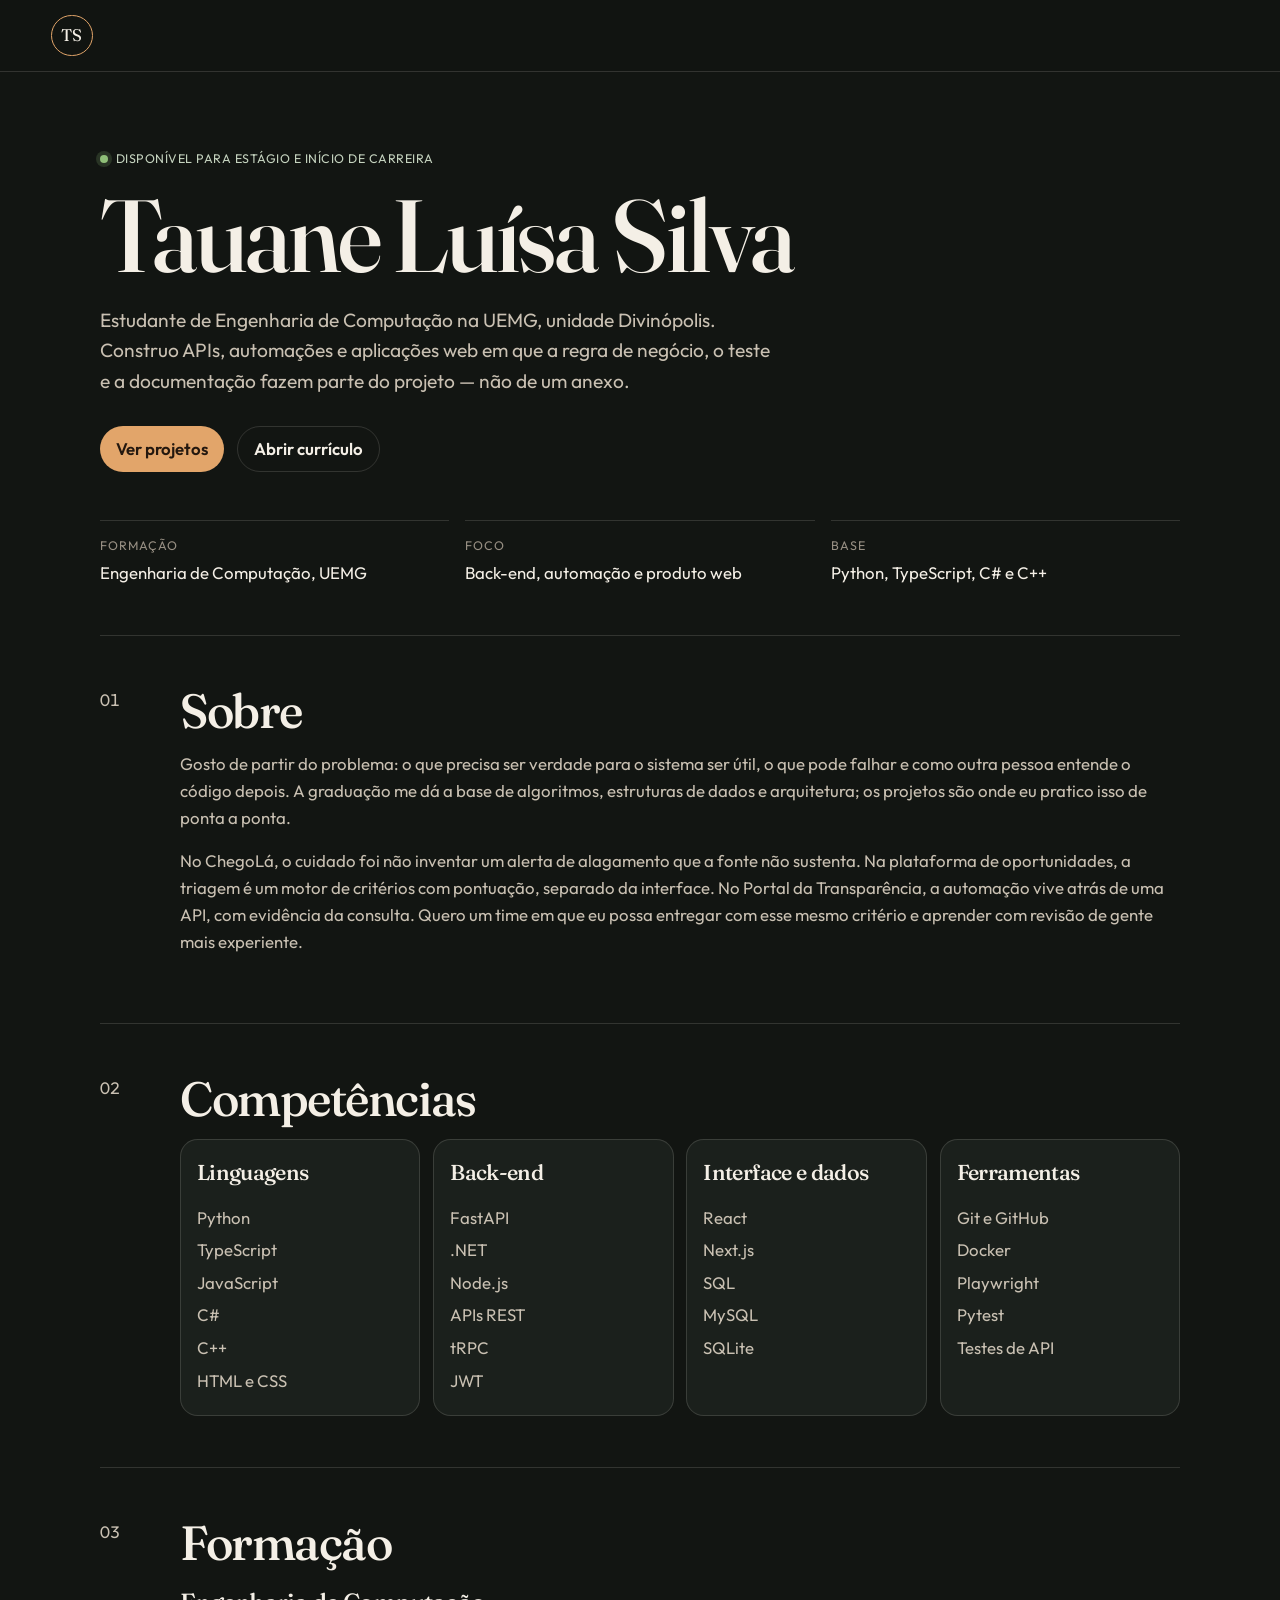
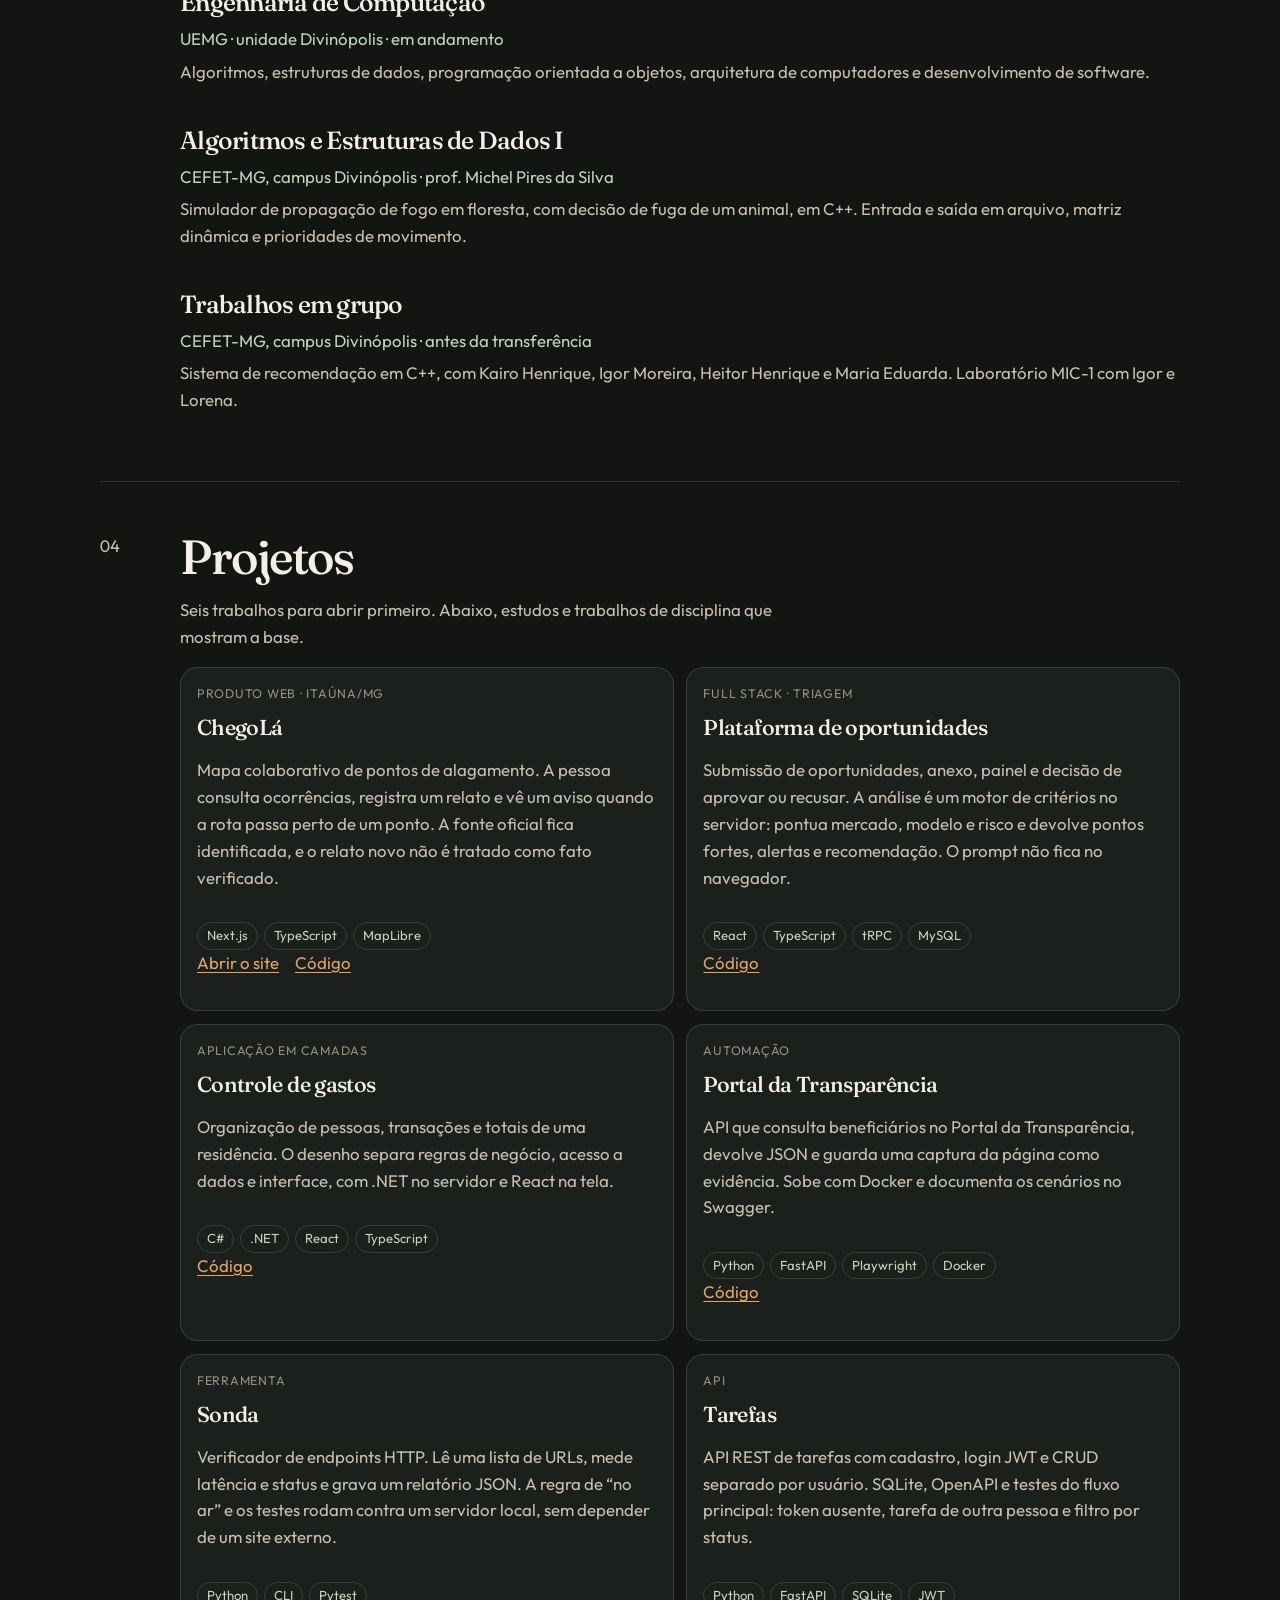
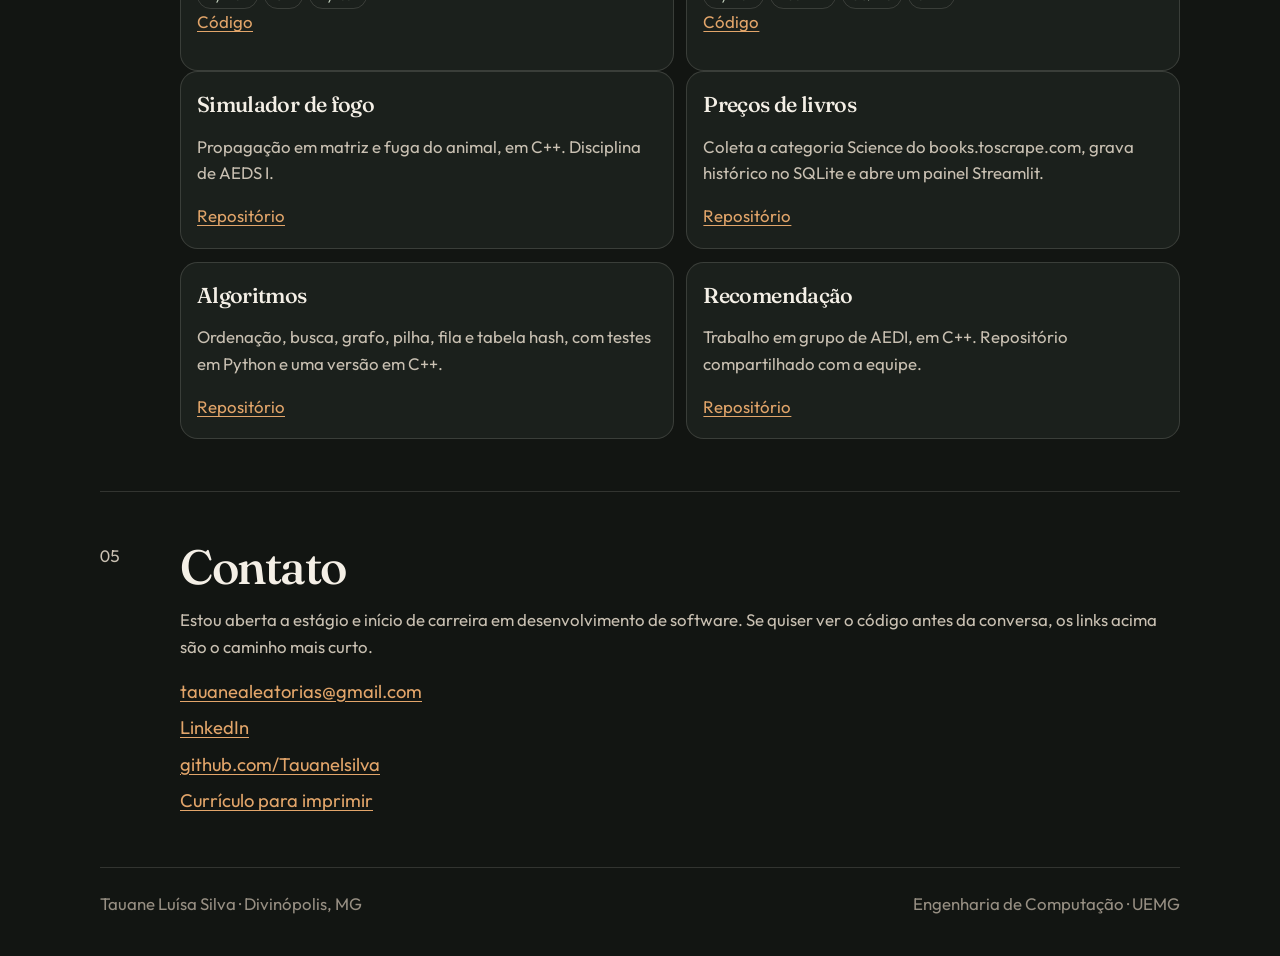
<file: index.html>
<!DOCTYPE html>
<html lang="pt-BR">
  <head>
    <meta charset="utf-8" />
    <meta name="viewport" content="width=device-width, initial-scale=1" />
    <title>Tauane Luísa Silva · Engenharia de Computação</title>
    <meta
      name="description"
      content="Portfólio de Tauane Luísa Silva, estudante de Engenharia de Computação na UEMG. APIs, automação e aplicações web."
    />
    <link rel="canonical" href="https://tauanelsilva.github.io/" />
    <meta property="og:title" content="Tauane Luísa Silva · Portfólio" />
    <meta
      property="og:description"
      content="Estudante de Engenharia de Computação. APIs, automação e produtos web com Python, TypeScript, C# e C++."
    />
    <meta property="og:type" content="website" />
    <meta property="og:url" content="https://tauanelsilva.github.io/" />
    <link rel="icon" href="favicon.svg" type="image/svg+xml" />
    <link rel="preconnect" href="https://fonts.googleapis.com" />
    <link rel="preconnect" href="https://fonts.gstatic.com" crossorigin />
    <link
      href="https://fonts.googleapis.com/css2?family=Fraunces:opsz,wght@9..144,520;9..144,640&family=Outfit:wght@400;500;600&display=swap"
      rel="stylesheet"
    />
    <link rel="stylesheet" href="styles.css" />
    <script type="application/ld+json">
      {
        "@context": "https://schema.org",
        "@type": "Person",
        "name": "Tauane Luísa Silva",
        "url": "https://tauanelsilva.github.io/",
        "email": "mailto:tauanealeatorias@gmail.com",
        "jobTitle": "Estudante de Engenharia de Computação",
        "affiliation": {
          "@type": "CollegeOrUniversity",
          "name": "UEMG",
          "address": "Divinópolis, MG"
        },
        "sameAs": [
          "https://github.com/Tauanelsilva",
          "https://www.linkedin.com/in/tauane-silva-62ba85339/"
        ]
      }
    </script>
  </head>
  <body>
    <a class="skip" href="#conteudo">Ir para o conteúdo</a>
    <header class="site-header">
      <a class="mark" href="#topo">TS</a>
      <details class="site-nav">
        <summary>Menu</summary>
        <nav id="menu" class="nav">
        <a href="#sobre">Sobre</a>
        <a href="#competencias">Competências</a>
        <a href="#formacao">Formação</a>
        <a href="#projetos">Projetos</a>
        <a href="#contato">Contato</a>
        <a class="nav-cv" href="curriculo.html">Currículo</a>
      </nav>
      </details>
    </header>

    <main id="conteudo">
      <section class="hero" id="topo">
        <p class="pill">Disponível para estágio e início de carreira</p>
        <h1>Tauane Luísa Silva</h1>
        <p class="lede">
          Estudante de Engenharia de Computação na UEMG, unidade Divinópolis.
          Construo APIs, automações e aplicações web em que a regra de negócio,
          o teste e a documentação fazem parte do projeto — não de um anexo.
        </p>
        <div class="hero-actions">
          <a class="button" href="#projetos">Ver projetos</a>
          <a class="button button-ghost" href="curriculo.html">Abrir currículo</a>
        </div>
        <dl class="facts">
          <div>
            <dt>Formação</dt>
            <dd>Engenharia de Computação, UEMG</dd>
          </div>
          <div>
            <dt>Foco</dt>
            <dd>Back-end, automação e produto web</dd>
          </div>
          <div>
            <dt>Base</dt>
            <dd>Python, TypeScript, C# e C++</dd>
          </div>
        </dl>
      </section>

      <section id="sobre" class="section">
        <p class="index">01</p>
        <div>
          <h2>Sobre</h2>
          <p>
            Gosto de partir do problema: o que precisa ser verdade para o
            sistema ser útil, o que pode falhar e como outra pessoa entende o
            código depois. A graduação me dá a base de algoritmos, estruturas
            de dados e arquitetura; os projetos são onde eu pratico isso de
            ponta a ponta.
          </p>
          <p>
            No ChegoLá, o cuidado foi não inventar um alerta de alagamento que
            a fonte não sustenta. Na plataforma de oportunidades, a triagem é
            um motor de critérios com pontuação, separado da interface. No
            Portal da Transparência, a automação vive atrás de uma API, com
            evidência da consulta. Quero um time em que eu possa entregar com
            esse mesmo critério e aprender com revisão de gente mais experiente.
          </p>
        </div>
      </section>

      <section id="competencias" class="section">
        <p class="index">02</p>
        <div>
          <h2>Competências</h2>
          <div class="groups">
            <article>
              <h3>Linguagens</h3>
              <ul>
                <li>Python</li>
                <li>TypeScript</li>
                <li>JavaScript</li>
                <li>C#</li>
                <li>C++</li>
                <li>HTML e CSS</li>
              </ul>
            </article>
            <article>
              <h3>Back-end</h3>
              <ul>
                <li>FastAPI</li>
                <li>.NET</li>
                <li>Node.js</li>
                <li>APIs REST</li>
                <li>tRPC</li>
                <li>JWT</li>
              </ul>
            </article>
            <article>
              <h3>Interface e dados</h3>
              <ul>
                <li>React</li>
                <li>Next.js</li>
                <li>SQL</li>
                <li>MySQL</li>
                <li>SQLite</li>
              </ul>
            </article>
            <article>
              <h3>Ferramentas</h3>
              <ul>
                <li>Git e GitHub</li>
                <li>Docker</li>
                <li>Playwright</li>
                <li>Pytest</li>
                <li>Testes de API</li>
              </ul>
            </article>
          </div>
        </div>
      </section>

      <section id="formacao" class="section">
        <p class="index">03</p>
        <div>
          <h2>Formação</h2>
          <ol class="timeline">
            <li>
              <h3>Engenharia de Computação</h3>
              <p class="where">UEMG · unidade Divinópolis · em andamento</p>
              <p>
                Algoritmos, estruturas de dados, programação orientada a
                objetos, arquitetura de computadores e desenvolvimento de software.
              </p>
            </li>
            <li>
              <h3>Algoritmos e Estruturas de Dados I</h3>
              <p class="where">CEFET-MG, campus Divinópolis · prof. Michel Pires da Silva</p>
              <p>
                Simulador de propagação de fogo em floresta, com decisão de
                fuga de um animal, em C++. Entrada e saída em arquivo, matriz
                dinâmica e prioridades de movimento.
              </p>
            </li>
            <li>
              <h3>Trabalhos em grupo</h3>
              <p class="where">CEFET-MG, campus Divinópolis · antes da transferência</p>
              <p>
                Sistema de recomendação em C++, com Kairo Henrique, Igor Moreira,
                Heitor Henrique e Maria Eduarda. Laboratório MIC-1 com Igor e Lorena.
              </p>
            </li>
          </ol>
        </div>
      </section>

      <section id="projetos" class="section">
        <p class="index">04</p>
        <div>
          <h2>Projetos</h2>
          <p class="section-lead">
            Seis trabalhos para abrir primeiro. Abaixo, estudos e trabalhos de
            disciplina que mostram a base.
          </p>
          <div class="projects">
            <article class="project">
              <p class="kicker">Produto web · Itaúna/MG</p>
              <h3>ChegoLá</h3>
              <p>
                Mapa colaborativo de pontos de alagamento. A pessoa consulta
                ocorrências, registra um relato e vê um aviso quando a rota
                passa perto de um ponto. A fonte oficial fica identificada, e
                o relato novo não é tratado como fato verificado.
              </p>
              <ul class="tags">
                <li>Next.js</li>
                <li>TypeScript</li>
                <li>MapLibre</li>
              </ul>
              <p class="links">
                <a href="https://chego-la.vercel.app">Abrir o site</a>
                <a href="https://github.com/Tauanelsilva/ChegoLa">Código</a>
              </p>
            </article>

            <article class="project">
              <p class="kicker">Full stack · triagem</p>
              <h3>Plataforma de oportunidades</h3>
              <p>
                Submissão de oportunidades, anexo, painel e decisão de aprovar
                ou recusar. A análise é um motor de critérios no servidor:
                pontua mercado, modelo e risco e devolve pontos fortes,
                alertas e recomendação. O prompt não fica no navegador.
              </p>
              <ul class="tags">
                <li>React</li>
                <li>TypeScript</li>
                <li>tRPC</li>
                <li>MySQL</li>
              </ul>
              <p class="links">
                <a href="https://github.com/Tauanelsilva/hzn-opportunity-platform">Código</a>
              </p>
            </article>

            <article class="project">
              <p class="kicker">Aplicação em camadas</p>
              <h3>Controle de gastos</h3>
              <p>
                Organização de pessoas, transações e totais de uma residência.
                O desenho separa regras de negócio, acesso a dados e interface,
                com .NET no servidor e React na tela.
              </p>
              <ul class="tags">
                <li>C#</li>
                <li>.NET</li>
                <li>React</li>
                <li>TypeScript</li>
              </ul>
              <p class="links">
                <a href="https://github.com/Tauanelsilva/Desafio-tecnico-controle-de-gastos">Código</a>
              </p>
            </article>

            <article class="project">
              <p class="kicker">Automação</p>
              <h3>Portal da Transparência</h3>
              <p>
                API que consulta beneficiários no Portal da Transparência,
                devolve JSON e guarda uma captura da página como evidência.
                Sobe com Docker e documenta os cenários no Swagger.
              </p>
              <ul class="tags">
                <li>Python</li>
                <li>FastAPI</li>
                <li>Playwright</li>
                <li>Docker</li>
              </ul>
              <p class="links">
                <a href="https://github.com/Tauanelsilva/desafio-01">Código</a>
              </p>
            </article>

            <article class="project">
              <p class="kicker">Ferramenta</p>
              <h3>Sonda</h3>
              <p>
                Verificador de endpoints HTTP. Lê uma lista de URLs, mede
                latência e status e grava um relatório JSON. A regra de “no ar”
                e os testes rodam contra um servidor local, sem depender de um
                site externo.
              </p>
              <ul class="tags">
                <li>Python</li>
                <li>CLI</li>
                <li>Pytest</li>
              </ul>
              <p class="links">
                <a href="https://github.com/Tauanelsilva/sonda">Código</a>
              </p>
            </article>

            <article class="project">
              <p class="kicker">API</p>
              <h3>Tarefas</h3>
              <p>
                API REST de tarefas com cadastro, login JWT e CRUD separado por
                usuário. SQLite, OpenAPI e testes do fluxo principal: token
                ausente, tarefa de outra pessoa e filtro por status.
              </p>
              <ul class="tags">
                <li>Python</li>
                <li>FastAPI</li>
                <li>SQLite</li>
                <li>JWT</li>
              </ul>
              <p class="links">
                <a href="https://github.com/Tauanelsilva/task-manager-api">Código</a>
              </p>
            </article>
          </div>

          <div class="more">
            <article>
              <h3>Simulador de fogo</h3>
              <p>Propagação em matriz e fuga do animal, em C++. Disciplina de AEDS I.</p>
              <a href="https://github.com/Tauanelsilva/trabalho-aquecimento">Repositório</a>
            </article>
            <article>
              <h3>Preços de livros</h3>
              <p>
                Coleta a categoria Science do books.toscrape.com, grava histórico
                no SQLite e abre um painel Streamlit.
              </p>
              <a href="https://github.com/Tauanelsilva/ecommerce-price-tracker">Repositório</a>
            </article>
            <article>
              <h3>Algoritmos</h3>
              <p>
                Ordenação, busca, grafo, pilha, fila e tabela hash, com testes
                em Python e uma versão em C++.
              </p>
              <a href="https://github.com/Tauanelsilva/algorithms-and-data-structures">Repositório</a>
            </article>
            <article>
              <h3>Recomendação</h3>
              <p>
                Trabalho em grupo de AEDI, em C++. Repositório compartilhado com
                a equipe.
              </p>
              <a href="https://github.com/KairoHenrique/Sistema-de-recomendacao">Repositório</a>
            </article>
          </div>
        </div>
      </section>

      <section id="contato" class="section contact">
        <p class="index">05</p>
        <div>
          <h2>Contato</h2>
          <p>
            Estou aberta a estágio e início de carreira em desenvolvimento de
            software. Se quiser ver o código antes da conversa, os links acima
            são o caminho mais curto.
          </p>
          <ul class="contact-list">
            <li>
              <a href="mailto:tauanealeatorias@gmail.com">tauanealeatorias@gmail.com</a>
            </li>
            <li>
              <a href="https://www.linkedin.com/in/tauane-silva-62ba85339/">LinkedIn</a>
            </li>
            <li>
              <a href="https://github.com/Tauanelsilva">github.com/Tauanelsilva</a>
            </li>
            <li><a href="curriculo.html">Currículo para imprimir</a></li>
          </ul>
        </div>
      </section>
    </main>

    <footer class="site-footer">
      <p>Tauane Luísa Silva · Divinópolis, MG</p>
      <p>Engenharia de Computação · UEMG</p>
    </footer>
  </body>
</html>
</file>
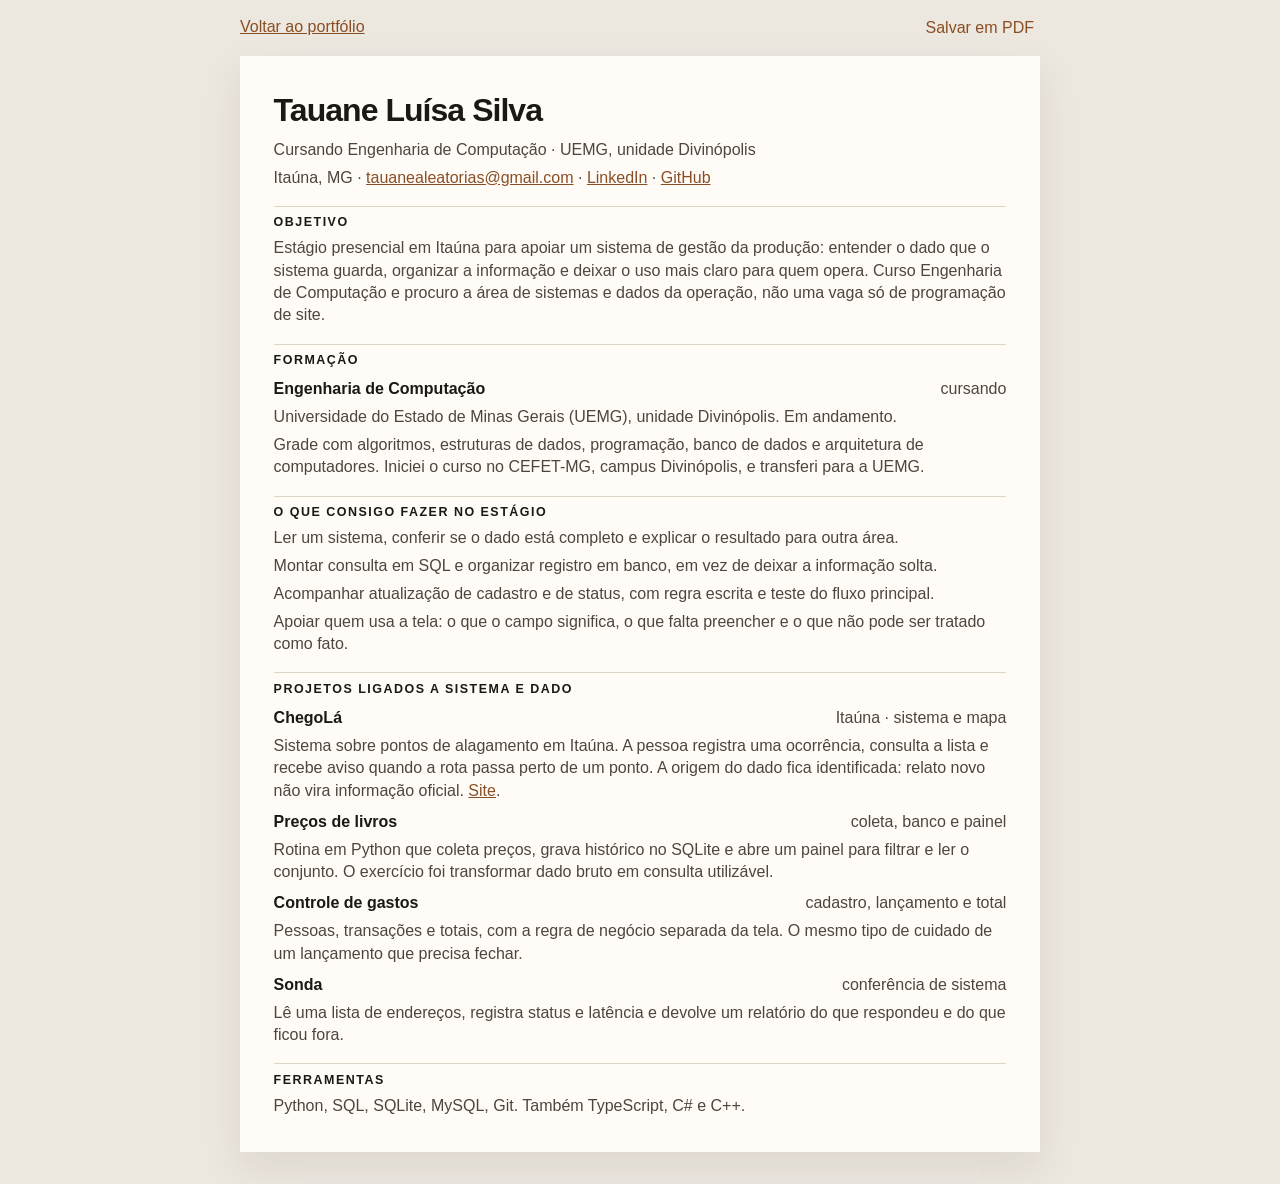
<file: curriculo.html>
<!DOCTYPE html>
<html lang="pt-BR">
  <head>
    <meta charset="utf-8" />
    <meta name="viewport" content="width=device-width, initial-scale=1" />
    <title>Currículo · Tauane Luísa Silva · Estágio</title>
    <link rel="icon" href="favicon.svg" type="image/svg+xml" />
    <link rel="stylesheet" href="curriculo.css" />
  </head>
  <body>
    <p class="toolbar">
      <a href="index.html">Voltar ao portfólio</a>
      <button type="button" onclick="window.print()">Salvar em PDF</button>
    </p>
    <article class="sheet">
      <header>
        <h1>Tauane Luísa Silva</h1>
        <p class="role">Cursando Engenharia de Computação · UEMG, unidade Divinópolis</p>
        <p class="meta">
          Itaúna, MG ·
          <a href="mailto:tauanealeatorias@gmail.com">tauanealeatorias@gmail.com</a> ·
          <a href="https://www.linkedin.com/in/tauane-silva-62ba85339/">LinkedIn</a> ·
          <a href="https://github.com/Tauanelsilva">GitHub</a>
        </p>
      </header>

      <section>
        <h2>Objetivo</h2>
        <p>
          Estágio presencial em Itaúna para apoiar um sistema de gestão da
          produção: entender o dado que o sistema guarda, organizar a
          informação e deixar o uso mais claro para quem opera. Curso
          Engenharia de Computação e procuro a área de sistemas e dados da
          operação, não uma vaga só de programação de site.
        </p>
      </section>

      <section>
        <h2>Formação</h2>
        <p class="item-title">Engenharia de Computação <span>cursando</span></p>
        <p>Universidade do Estado de Minas Gerais (UEMG), unidade Divinópolis. Em andamento.</p>
        <p>
          Grade com algoritmos, estruturas de dados, programação, banco de
          dados e arquitetura de computadores. Iniciei o curso no CEFET-MG,
          campus Divinópolis, e transferi para a UEMG.
        </p>
      </section>

      <section>
        <h2>O que consigo fazer no estágio</h2>
        <p>Ler um sistema, conferir se o dado está completo e explicar o resultado para outra área.</p>
        <p>Montar consulta em SQL e organizar registro em banco, em vez de deixar a informação solta.</p>
        <p>Acompanhar atualização de cadastro e de status, com regra escrita e teste do fluxo principal.</p>
        <p>Apoiar quem usa a tela: o que o campo significa, o que falta preencher e o que não pode ser tratado como fato.</p>
      </section>

      <section>
        <h2>Projetos ligados a sistema e dado</h2>
        <p class="item-title">ChegoLá <span>Itaúna · sistema e mapa</span></p>
        <p>
          Sistema sobre pontos de alagamento em Itaúna. A pessoa registra uma
          ocorrência, consulta a lista e recebe aviso quando a rota passa perto
          de um ponto. A origem do dado fica identificada: relato novo não vira
          informação oficial.
          <a href="https://chego-la.vercel.app">Site</a>.
        </p>
        <p class="item-title">Preços de livros <span>coleta, banco e painel</span></p>
        <p>
          Rotina em Python que coleta preços, grava histórico no SQLite e abre
          um painel para filtrar e ler o conjunto. O exercício foi transformar
          dado bruto em consulta utilizável.
        </p>
        <p class="item-title">Controle de gastos <span>cadastro, lançamento e total</span></p>
        <p>
          Pessoas, transações e totais, com a regra de negócio separada da
          tela. O mesmo tipo de cuidado de um lançamento que precisa fechar.
        </p>
        <p class="item-title">Sonda <span>conferência de sistema</span></p>
        <p>
          Lê uma lista de endereços, registra status e latência e devolve um
          relatório do que respondeu e do que ficou fora.
        </p>
      </section>

      <section>
        <h2>Ferramentas</h2>
        <p>Python, SQL, SQLite, MySQL, Git. Também TypeScript, C# e C++.</p>
      </section>
    </article>
  </body>
</html>
</file>
<file: styles.css>
:root {
  --bg: #121512;
  --bg-raise: #1b201c;
  --line: rgba(244, 239, 230, 0.14);
  --text: #f4efe6;
  --muted: #c9c0b2;
  --faint: #978f83;
  --copper: #e2a56a;
  --sage: #c5d3bf;
  --serif: "Fraunces", Georgia, "Times New Roman", serif;
  --sans: "Outfit", "Segoe UI", sans-serif;
  --max: 1080px;
  --header: 72px;
}

* { box-sizing: border-box; }

html { scroll-behavior: smooth; }

body {
  margin: 0;
  background:
    radial-gradient(900px 420px at 90% -10%, rgba(226, 165, 106, 0.16), transparent 60%),
    var(--bg);
  color: var(--text);
  font-family: var(--sans);
  font-size: 1.05rem;
  line-height: 1.6;
}

a { color: var(--copper); text-underline-offset: 0.18em; }

a:hover { color: #f0c89a; }

.skip {
  position: absolute;
  left: 1rem;
  top: -4rem;
  background: var(--text);
  color: var(--bg);
  padding: 0.5rem 0.8rem;
  z-index: 20;
}

.skip:focus { top: 0.5rem; }

.site-header {
  position: sticky;
  top: 0;
  z-index: 10;
  display: flex;
  align-items: center;
  justify-content: space-between;
  flex-wrap: wrap;
  gap: 0.7rem 1rem;
  min-height: var(--header);
  padding: 0.8rem 4vw;
  background: rgba(18, 21, 18, 0.92);
  border-bottom: 1px solid var(--line);
  backdrop-filter: blur(14px);
}

.mark {
  display: grid;
  place-items: center;
  width: 2.6rem;
  height: 2.6rem;
  border: 1px solid var(--copper);
  border-radius: 999px;
  color: var(--text);
  text-decoration: none;
  font-family: var(--serif);
  letter-spacing: 0.04em;
}

.nav {
  display: flex;
  align-items: center;
  justify-content: flex-end;
  flex: 1 1 20rem;
  flex-wrap: wrap;
  min-width: 0;
  gap: 0.55rem 0.85rem;
}

.nav a {
  color: var(--muted);
  text-decoration: none;
  font-size: 0.92rem;
}

.nav a:hover,
.nav a:focus-visible { color: var(--text); }

.nav-cv {
  border: 1px solid var(--line);
  border-radius: 999px;
  padding: 0.35rem 0.8rem;
}

.site-nav { display: contents; }

.site-nav summary {
  display: none;
  list-style: none;
  cursor: pointer;
}

.site-nav summary::-webkit-details-marker { display: none; }

main { width: min(var(--max), calc(100% - 12vw)); margin: 0 auto; }

.hero { padding: 4.5rem 0 3rem; }

.pill {
  display: inline-flex;
  align-items: center;
  gap: 0.5rem;
  margin: 0 0 1.2rem;
  color: var(--sage);
  letter-spacing: 0.04em;
  text-transform: uppercase;
  font-size: 0.78rem;
}

.pill::before {
  content: "";
  width: 0.5rem;
  height: 0.5rem;
  border-radius: 50%;
  background: #8fbf78;
  box-shadow: 0 0 0 4px rgba(143, 191, 120, 0.18);
}

h1, h2, h3 { font-family: var(--serif); font-weight: 520; letter-spacing: -0.03em; }

h1 {
  margin: 0;
  font-size: clamp(3.2rem, 8vw, 6.4rem);
  line-height: 0.92;
}

.lede {
  max-width: 42rem;
  margin: 1.4rem 0 0;
  color: var(--muted);
  font-size: 1.2rem;
}

.hero-actions { display: flex; flex-wrap: wrap; gap: 0.8rem; margin-top: 1.8rem; }

.button {
  display: inline-flex;
  align-items: center;
  min-height: 2.8rem;
  padding: 0.55rem 1rem;
  border-radius: 999px;
  background: var(--copper);
  color: #24180f;
  text-decoration: none;
  font-weight: 600;
}

.button:hover { background: #f0c89a; color: #24180f; }

.button-ghost {
  background: transparent;
  color: var(--text);
  border: 1px solid var(--line);
}

.button-ghost:hover { color: var(--text); border-color: var(--copper); }

.facts {
  display: grid;
  grid-template-columns: repeat(3, 1fr);
  gap: 1rem;
  margin: 3rem 0 0;
  padding: 0;
}

.facts div {
  margin: 0;
  padding-top: 0.9rem;
  border-top: 1px solid var(--line);
}

.facts dt {
  color: var(--faint);
  font-size: 0.78rem;
  letter-spacing: 0.08em;
  text-transform: uppercase;
}

.facts dd { margin: 0.3rem 0 0; }

.section {
  display: grid;
  grid-template-columns: 4rem 1fr;
  gap: 1rem;
  padding: 3.2rem 0;
  border-top: 1px solid var(--line);
}

.index {
  margin: 0.45rem 0 0;
  color: var(--copper);
  font-variant-numeric: tabular-nums;
}

h2 { margin: 0 0 1rem; font-size: clamp(2rem, 4vw, 3rem); line-height: 1; }

.section p { margin: 0 0 1rem; color: var(--muted); }

.section-lead { max-width: 40rem; }

.groups {
  display: grid;
  grid-template-columns: repeat(4, 1fr);
  gap: 0.8rem;
}

.project {
  display: flex;
  flex-direction: column;
  align-items: flex-start;
  background: var(--bg-raise);
  border: 1px solid var(--line);
  border-radius: 1.1rem;
  padding: 1rem 1rem 1.1rem;
}

.groups article,
.more article {
  background: var(--bg-raise);
  border: 1px solid var(--line);
  border-radius: 1.1rem;
  padding: 1rem 1rem 1.1rem;
}

.groups h3,
.project h3,
.more h3 { margin: 0 0 0.7rem; font-size: 1.35rem; }

.groups ul,
.tags,
.contact-list { list-style: none; margin: 0; padding: 0; }

.groups li { color: var(--muted); padding: 0.18rem 0; }

.timeline { list-style: none; margin: 0; padding: 0; display: grid; gap: 1.2rem; }

.timeline h3 { margin: 0; font-size: 1.55rem; }

.where { color: var(--sage) !important; margin: 0.2rem 0 0.35rem !important; }

.projects, .more { display: grid; grid-template-columns: 1fr 1fr; gap: 0.8rem; }

.kicker {
  margin: 0 0 0.45rem !important;
  color: var(--faint) !important;
  font-size: 0.78rem;
  letter-spacing: 0.06em;
  text-transform: uppercase;
}

.project p, .more p { color: var(--muted); }

.tags {
  display: flex;
  flex-wrap: wrap;
  gap: 0.4rem;
  width: 100%;
  margin: 0.9rem 0 0;
}

.links {
  display: flex;
  flex-wrap: wrap;
  gap: 0.75rem 1rem;
  width: 100%;
  margin: 0.85rem 0 0;
}

.more a { margin-right: 1rem; }

.tags li {
  border: 1px solid var(--line);
  border-radius: 999px;
  padding: 0.15rem 0.55rem;
  color: var(--sage);
  font-size: 0.82rem;
}

.contact-list {
  display: grid;
  gap: 0.45rem;
  font-size: 1.15rem;
}

.site-footer {
  display: flex;
  justify-content: space-between;
  gap: 1rem;
  width: min(var(--max), calc(100% - 12vw));
  margin: 0 auto;
  padding: 1.4rem 0 2.4rem;
  border-top: 1px solid var(--line);
  color: var(--faint);
}

.site-footer p { margin: 0; }

:focus-visible {
  outline: 2px solid var(--copper);
  outline-offset: 3px;
}

@media (max-width: 900px) {
  .facts, .groups, .projects, .more { grid-template-columns: 1fr; }
  .section { grid-template-columns: 1fr; }
  .index { margin: 0; }
}

@media (max-width: 760px) {
  .site-nav {
    display: block;
    position: relative;
  }

  .site-nav summary {
    display: inline-flex;
    color: var(--text);
    border: 1px solid var(--line);
    border-radius: 999px;
    padding: 0.4rem 0.85rem;
  }

  .nav {
    display: none;
    position: absolute;
    top: calc(100% + 0.6rem);
    right: 0;
    z-index: 20;
    flex-direction: column;
    align-items: flex-start;
    width: min(16rem, 80vw);
    padding: 0.8rem 1rem 1rem;
    background: #161a16;
    border: 1px solid var(--line);
    border-radius: 1rem;
  }

  .site-nav[open] .nav { display: flex; }

  .site-footer { flex-direction: column; }

  h1 { font-size: 3.3rem; }
}

@media (prefers-reduced-motion: reduce) {
  html { scroll-behavior: auto; }
}
</file>
<file: curriculo.css>
:root {
  --ink: #1c1915;
  --muted: #4d463d;
  --line: #ddd4c6;
  --paper: #fffcf7;
  --copper: #8a4e24;
}

* { box-sizing: border-box; }

body {
  margin: 0;
  background: #ece7df;
  color: var(--ink);
  font-family: "Segoe UI", Calibri, sans-serif;
  line-height: 1.4;
}

.toolbar {
  display: flex;
  justify-content: space-between;
  width: min(800px, calc(100% - 2rem));
  margin: 1rem auto;
}

button, .toolbar a {
  font: inherit;
  color: var(--copper);
  background: transparent;
  border: 0;
  cursor: pointer;
}

.sheet {
  width: min(800px, calc(100% - 2rem));
  margin: 0 auto 2rem;
  padding: 2rem 2.1rem 2.2rem;
  background: var(--paper);
  box-shadow: 0 16px 40px rgba(40, 30, 16, 0.08);
}

h1 { margin: 0; font-size: 2rem; letter-spacing: -0.03em; }

.role { margin: 0.25rem 0 0; }

.meta, .sheet p { margin: 0.35rem 0 0; color: var(--muted); }

.meta a, .sheet a { color: var(--copper); }

h2 {
  margin: 1.05rem 0 0.35rem;
  padding-top: 0.45rem;
  border-top: 1px solid var(--line);
  font-size: 0.78rem;
  letter-spacing: 0.12em;
  text-transform: uppercase;
}

.item-title {
  display: flex;
  justify-content: space-between;
  gap: 1rem;
  margin-top: 0.55rem !important;
  color: var(--ink) !important;
  font-weight: 650;
}

.item-title span { color: var(--muted); font-weight: 450; }

@page { size: A4; margin: 12mm; }

@media print {
  body { background: white; }
  .toolbar { display: none; }
  .sheet { width: auto; margin: 0; padding: 0; box-shadow: none; }
  a { color: inherit; text-decoration: none; }
}
</file>
